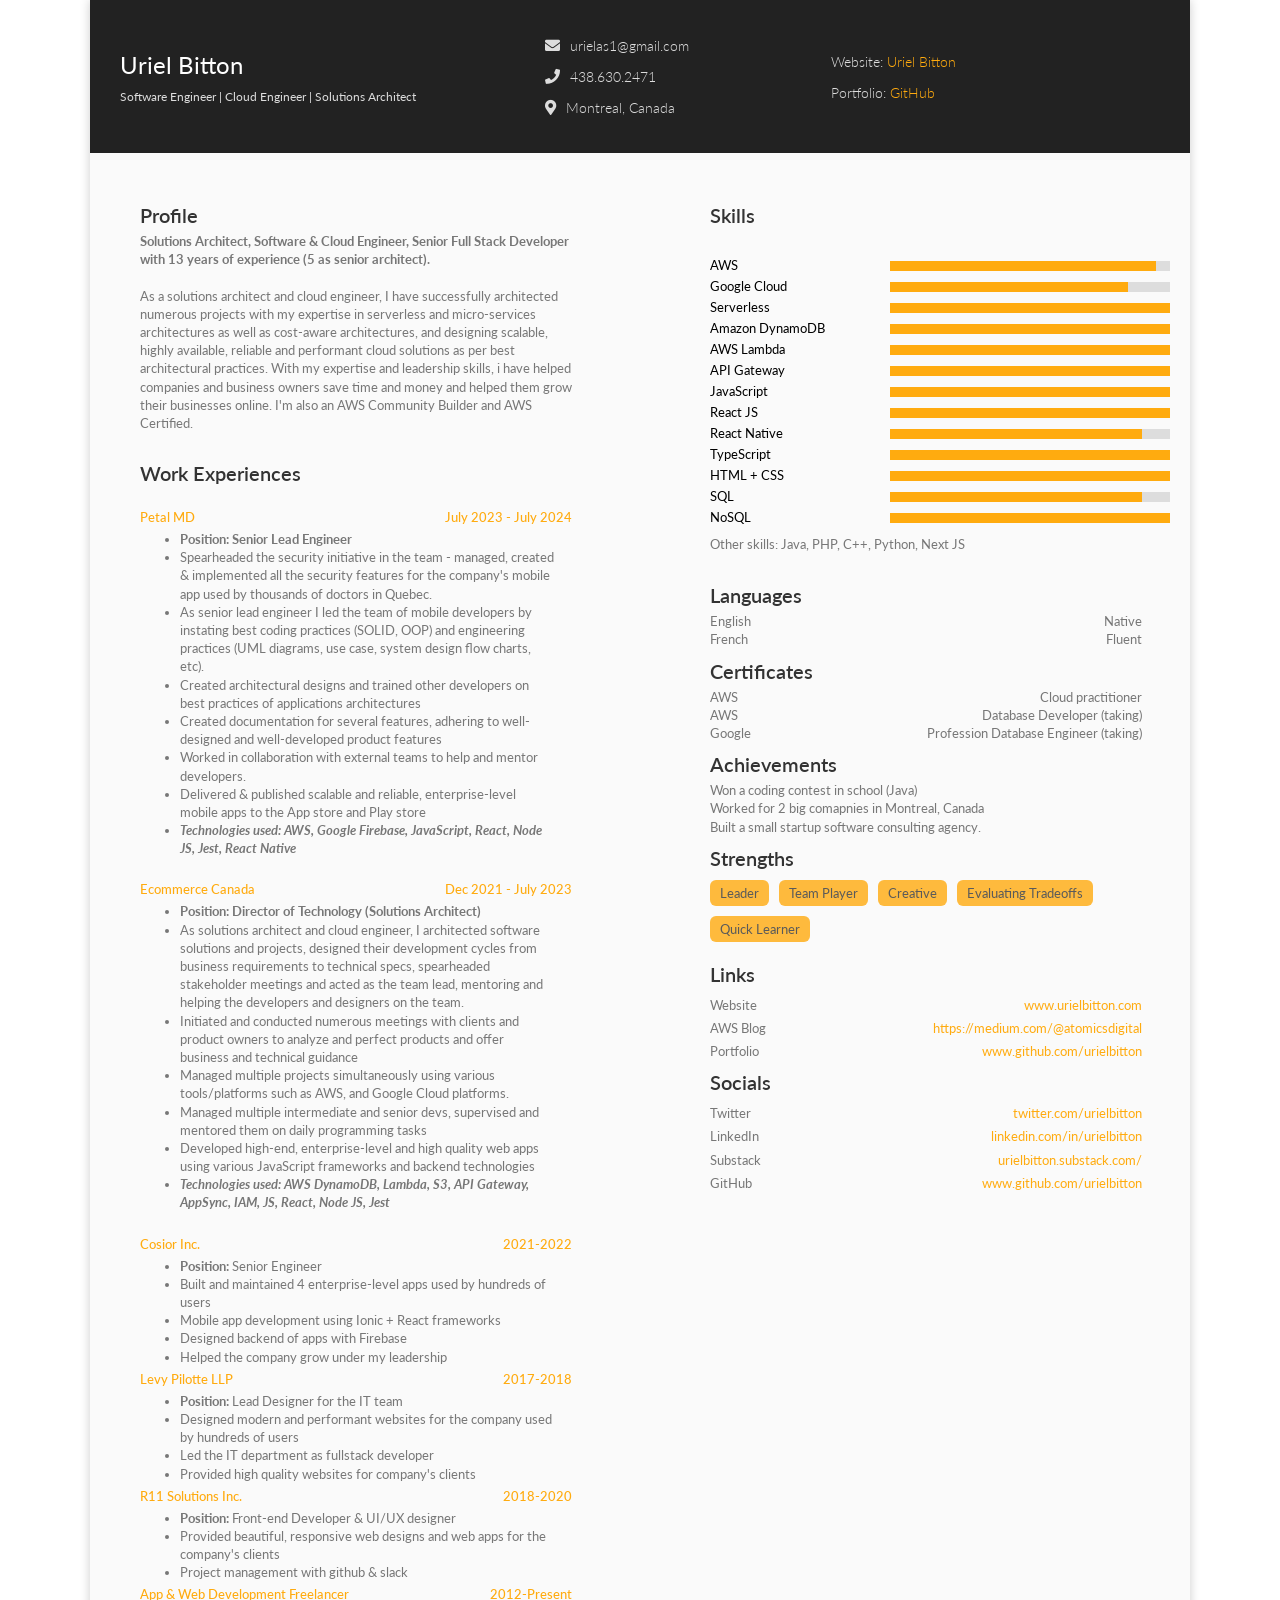
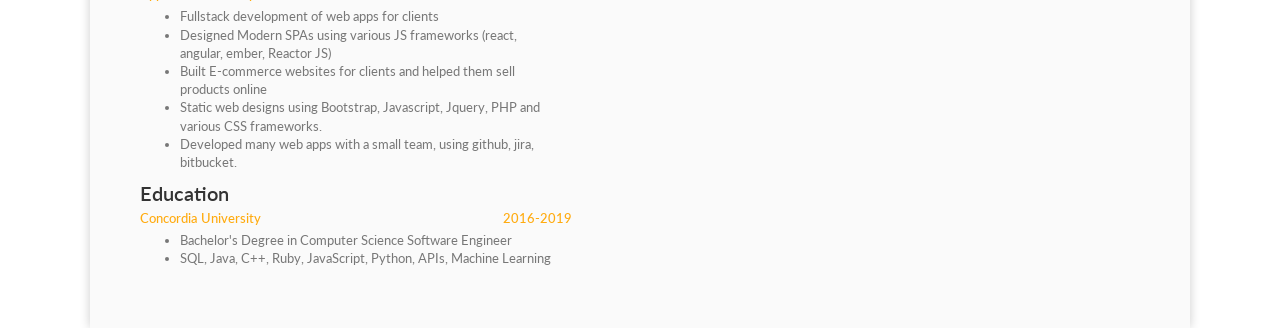
<file: index.html>
<!DOCTYPE html>
<html lang="">
  <head>
    <meta charset="utf-8" />
    <title>Uriel Bitton - Software Engineer Resume</title>
    <meta name="author" content="Your Name" />
    <meta name="description" content="Example description" />
    <meta name="viewport" content="width=device-width, initial-scale=1.0" />
    <link rel="stylesheet" href="styles.css" />
    <link rel="icon" type="image/x-icon" href="" />
    <link
      rel="stylesheet"
      href="https://use.fontawesome.com/releases/v5.6.3/css/all.css"
      integrity="sha384-UHRtZLI+pbxtHCWp1t77Bi1L4ZtiqrqD80Kn4Z8NTSRyMA2Fd33n5dQ8lWUE00s/"
      crossorigin="anonymous"
    />
    <link rel="preconnect" href="https://fonts.googleapis.com" />
    <link rel="preconnect" href="https://fonts.gstatic.com" crossorigin />
    <link
      href="https://fonts.googleapis.com/css2?family=Lato:wght@400;700;900&display=swap"
      rel="stylesheet"
    />
  </head>

  <body>
    <div class="grid">
      <nav>
        <h3>
          Uriel Bitton<small
            >Software Engineer | Cloud Engineer | Solutions Architect</small
          >
        </h3>
        <div>
          <h6><i class="fas fa-envelope"></i>urielas1@gmail.com</h6>
          <h6><i class="fas fa-phone"></i>438.630.2471</h6>
          <h6><i class="fas fa-map-marker-alt"></i>Montreal, Canada</h6>
        </div>
        <div>
          <h6>
            Website:
            <a href="https://linkedin.com/in/urielbitton" target="_blank"
              >Uriel Bitton</a
            >
          </h6>
          <h6>
            Portfolio:
            <a href="https://github.com/urielbitton" target="_blank">GitHub</a>
          </h6>
        </div>
      </nav>

      <div class="page">
        <div class="left">
          <div>
            <h4>Profile</h4>
            <p>
              <b
                >Solutions Architect, Software & Cloud Engineer, Senior Full
                Stack Developer with 13 years of experience (5 as senior
                architect).</b
              >
              <br /><br />As a solutions architect and cloud engineer, I have
              successfully architected numerous projects with my expertise in
              serverless and micro-services architectures as well as cost-aware
              architectures, and designing scalable, highly available, reliable
              and performant cloud solutions as per best architectural
              practices. With my expertise and leadership skills, i have helped
              companies and business owners save time and money and helped them
              grow their businesses online. I'm also an AWS Community Builder
              and AWS Certified.
            </p>
          </div>

          <div>
            <br />
            <h4>Work Experiences</h4>
            <br />
            <h5>Petal MD <span>July 2023 - July 2024</span></h5>
            <ul>
              <li><b>Position: Senior Lead Engineer</b></li>
              <li>
                Spearheaded the security initiative in the team - managed,
                created &amp; implemented all the security features for the
                company's mobile app used by thousands of doctors in Quebec.
              </li>
              <li>
                As senior lead engineer I led the team of mobile developers by
                instating best coding practices (SOLID, OOP) and engineering
                practices (UML diagrams, use case, system design flow charts,
                etc).
              </li>
              <li>
                Created architectural designs and trained other developers on
                best practices of applications architectures
              </li>
              <li>
                Created documentation for several features, adhering to
                well-designed and well-developed product features
              </li>
              <li>
                Worked in collaboration with external teams to help and mentor
                developers.
              </li>
              <li>
                Delivered &amp; published scalable and reliable,
                enterprise-level mobile apps to the App store and Play store
              </li>
              <li>
                <i
                  ><b
                    >Technologies used: AWS, Google Firebase, JavaScript, React,
                    Node JS, Jest, React Native</b
                  ></i
                >
              </li>
            </ul>
            <br />
            <h5>Ecommerce Canada <span>Dec 2021 - July 2023</span></h5>
            <ul>
              <li>
                <b>Position: Director of Technology (Solutions Architect)</b>
              </li>
              <li>
                As solutions architect and cloud engineer, I architected
                software solutions and projects, designed their development
                cycles from business requirements to technical specs,
                spearheaded stakeholder meetings and acted as the team lead,
                mentoring and helping the developers and designers on the team.
              </li>
              <li>
                Initiated and conducted numerous meetings with clients and
                product owners to analyze and perfect products and offer
                business and technical guidance
              </li>
              <li>
                Managed multiple projects simultaneously using various
                tools/platforms such as AWS, and Google Cloud platforms.
              </li>
              <li>
                Managed multiple intermediate and senior devs, supervised and
                mentored them on daily programming tasks
              </li>
              <li>
                Developed high-end, enterprise-level and high quality web apps
                using various JavaScript frameworks and backend technologies
              </li>
              <li>
                <i
                  ><b
                    >Technologies used: AWS DynamoDB, Lambda, S3, API Gateway,
                    AppSync, IAM, JS, React, Node JS, Jest</b
                  ></i
                >
              </li>
            </ul>
            <br />
            <h5>Cosior Inc. <span>2021-2022</span></h5>
            <ul>
              <li><b>Position:</b> Senior Engineer</li>
              <li>
                Built and maintained 4 enterprise-level apps used by hundreds of
                users
              </li>
              <li>Mobile app development using Ionic + React frameworks</li>
              <li>Designed backend of apps with Firebase</li>
              <li>Helped the company grow under my leadership</li>
            </ul>
            <h5>Levy Pilotte LLP <span>2017-2018</span></h5>
            <ul>
              <li><b>Position:</b> Lead Designer for the IT team</li>
              <li>
                Designed modern and performant websites for the company used by
                hundreds of users
              </li>
              <li>Led the IT department as fullstack developer</li>
              <li>Provided high quality websites for company's clients</li>
            </ul>
            <h5>R11 Solutions Inc.<span>2018-2020</span></h5>
            <ul>
              <li><b>Position:</b> Front-end Developer & UI/UX designer</li>
              <li>
                Provided beautiful, responsive web designs and web apps for the
                company's clients
              </li>
              <li>Project management with github & slack</li>
            </ul>
            <h5>App & Web Development Freelancer <span>2012-Present</span></h5>
            <ul>
              <li>Fullstack development of web apps for clients</li>
              <li>
                Designed Modern SPAs using various JS frameworks (react,
                angular, ember, Reactor JS)
              </li>
              <li>
                Built E-commerce websites for clients and helped them sell
                products online
              </li>
              <li>
                Static web designs using Bootstrap, Javascript, Jquery, PHP and
                various CSS frameworks.
              </li>
              <li>
                Developed many web apps with a small team, using github, jira,
                bitbucket.
              </li>
            </ul>
          </div>

          <div>
            <h4>Education</h4>
            <h5>Concordia University <span>2016-2019</span></h5>
            <ul>
              <li>Bachelor's Degree in Computer Science Software Engineer</li>
              <li>
                SQL, Java, C++, Ruby, JavaScript, Python, APIs, Machine Learning
              </li>
            </ul>
          </div>
        </div>

        <div class="right">
          <h4>Skills</h4>
          <div class="skillsdiv">
            <div>
              <span>AWS</span>
              <div class="skillbar s95"></div>
            </div>
            <div>
              <span>Google Cloud</span>
              <div class="skillbar s85"></div>
            </div>
            <div>
              <span>Serverless</span>
              <div class="skillbar s100"></div>
            </div>
            <div>
              <span>Amazon DynamoDB</span>
              <div class="skillbar s100"></div>
            </div>
            <div>
              <span>AWS Lambda</span>
              <div class="skillbar s100"></div>
            </div>
            <div>
              <span>API Gateway</span>
              <div class="skillbar s100"></div>
            </div>
            <div>
              <span>JavaScript</span>
              <div class="skillbar s100"></div>
            </div>
            <div>
              <span>React JS</span>
              <div class="skillbar s100"></div>
            </div>
            <div>
              <span>React Native</span>
              <div class="skillbar s90"></div>
            </div>
            <div>
              <span>TypeScript</span>
              <div class="skillbar s100"></div>
            </div>
            <div>
              <span>HTML + CSS</span>
              <div class="skillbar s100"></div>
            </div>
            <div>
              <span>SQL</span>
              <div class="skillbar s90"></div>
            </div>
            <div>
              <span>NoSQL</span>
              <div class="skillbar s100"></div>
            </div>
            <div class="clear"></div>
            <p>Other skills: Java, PHP, C++, Python, Next JS</p>
          </div>
          <div class="langs">
            <h4>Languages</h4>
            <p>English <span>Native</span></p>
            <p>French <span>Fluent</span></p>
          </div>

          <div class="achieve langs">
            <h4>Certificates</h4>
            <p>AWS <span>Cloud practitioner</span></p>
            <p>AWS <span>Database Developer (taking)</span></p>
            <p>Google <span>Profession Database Engineer (taking)</span></p>
          </div>

          <div class="achieve">
            <h4>Achievements</h4>
            <p>Won a coding contest in school (Java)</p>
            <p>Worked for 2 big comapnies in Montreal, Canada</p>
            <p>Built a small startup software consulting agency.</p>
          </div>

          <div class="strengths">
            <h4>Strengths</h4>
            <div>Leader</div>
            <div>Team Player</div>
            <div>Creative</div>
            <div>Evaluating Tradeoffs</div>
            <div>Quick Learner</div>
          </div>
          <div class="clear"></div>
          <div class="portfolio">
            <h4>Links</h4>
            <p>Website <span>www.urielbitton.com</span></p>
            <p>AWS Blog <span>https://medium.com/@atomicsdigital</span></p>
            <p>Portfolio <span>www.github.com/urielbitton</span></p>
          </div>

          <div class="socials">
            <h4>Socials</h4>
            <p>Twitter <span>twitter.com/urielbitton</span></p>
            <p>LinkedIn <span>linkedin.com/in/urielbitton</span></p>
            <p>Substack <span>urielbitton.substack.com/</span></p>
            <p>GitHub <span>www.github.com/urielbitton</span></p>
          </div>
        </div>
      </div>
    </div>
  </body>
</html>
</file>
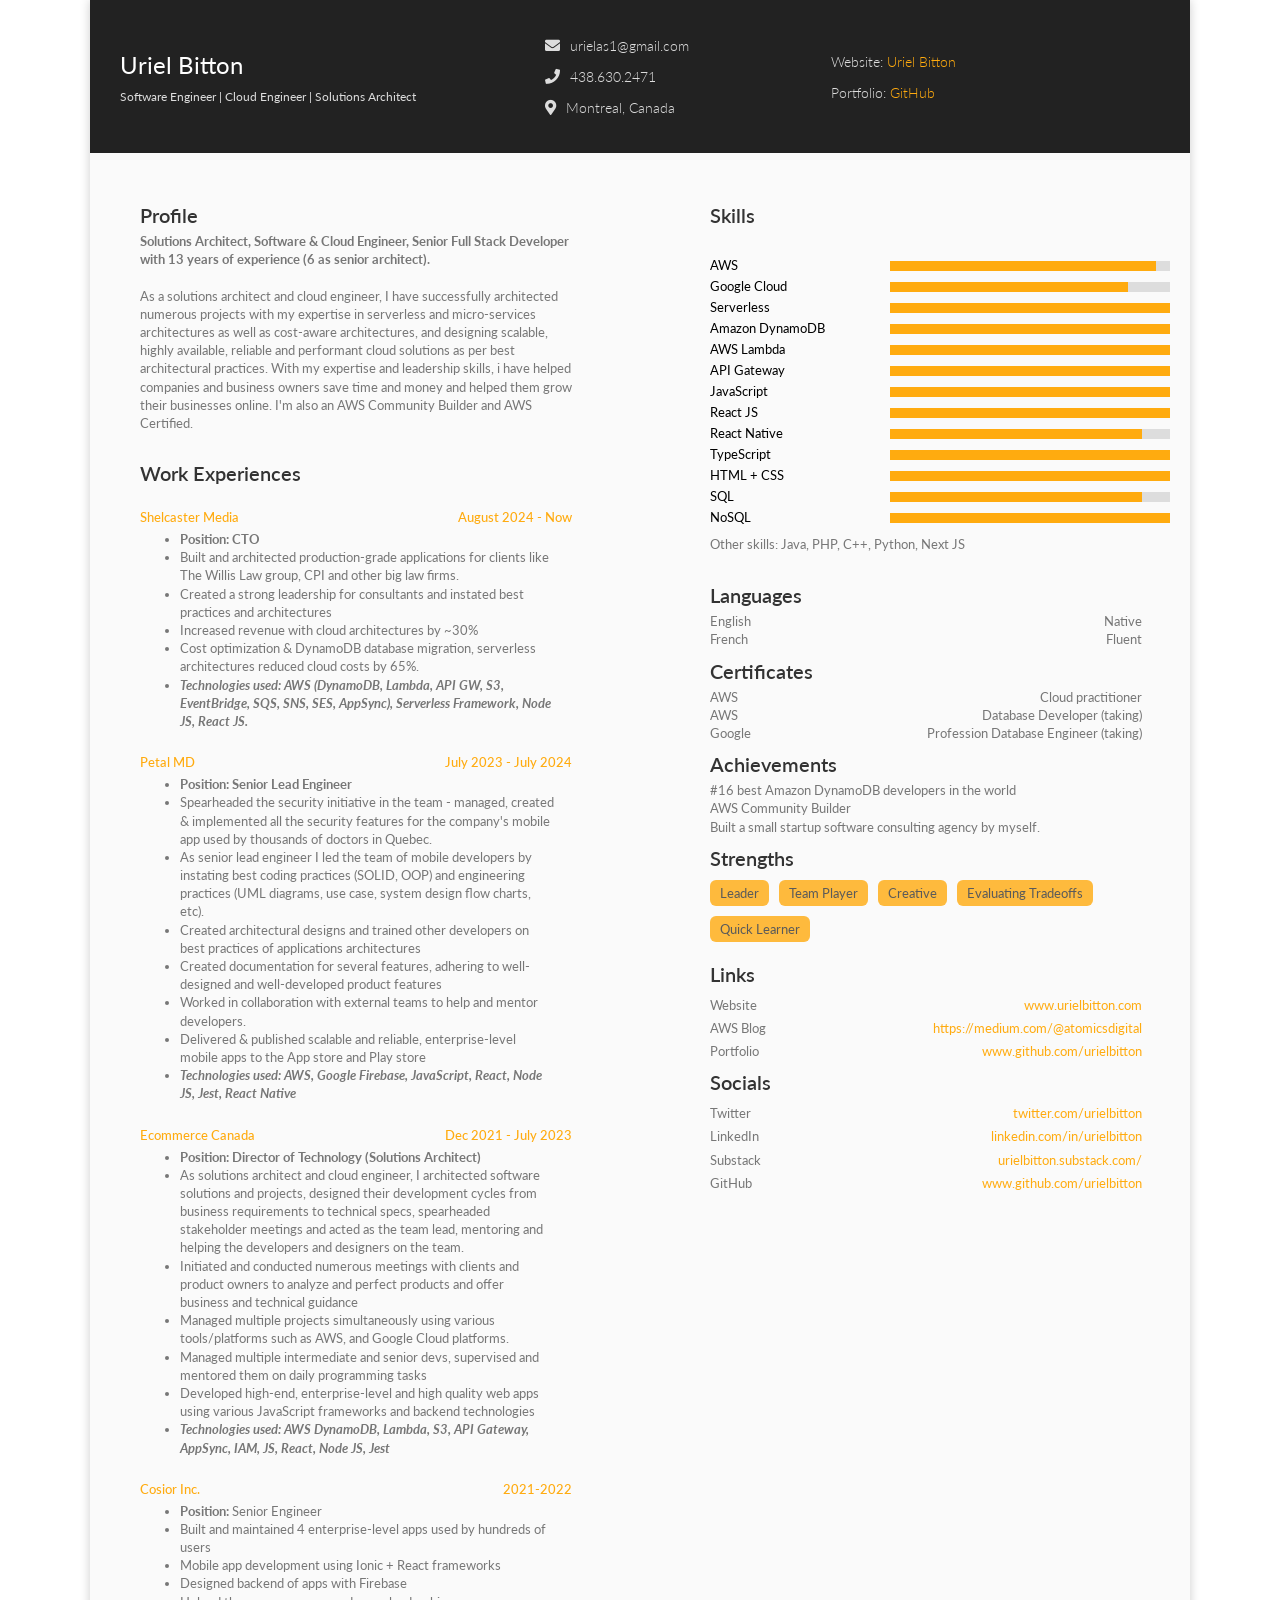
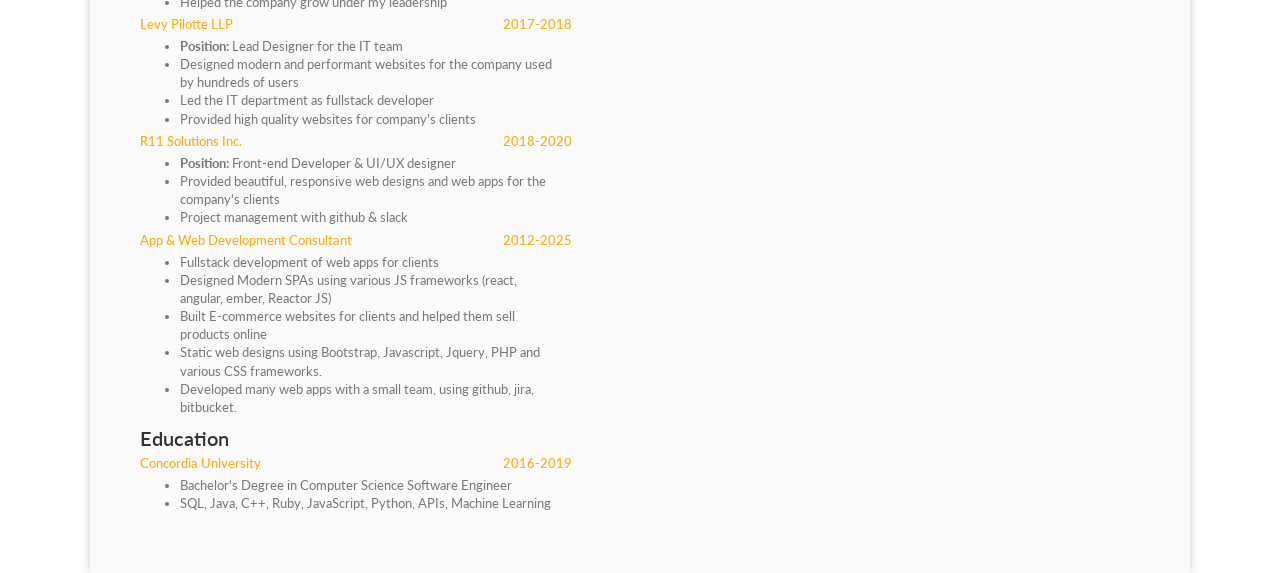
<file: resume.html>
<!DOCTYPE html>
<html lang="">
  <head>
    <meta charset="utf-8" />
    <title>Uriel Bitton - Software Engineer Resume</title>
    <meta name="author" content="Your Name" />
    <meta name="description" content="Example description" />
    <meta name="viewport" content="width=device-width, initial-scale=1.0" />
    <link rel="stylesheet" href="styles.css" />
    <link rel="icon" type="image/x-icon" href="" />
    <link
      rel="stylesheet"
      href="https://use.fontawesome.com/releases/v5.6.3/css/all.css"
      integrity="sha384-UHRtZLI+pbxtHCWp1t77Bi1L4ZtiqrqD80Kn4Z8NTSRyMA2Fd33n5dQ8lWUE00s/"
      crossorigin="anonymous"
    />
    <link rel="preconnect" href="https://fonts.googleapis.com" />
    <link rel="preconnect" href="https://fonts.gstatic.com" crossorigin />
    <link
      href="https://fonts.googleapis.com/css2?family=Lato:wght@400;700;900&display=swap"
      rel="stylesheet"
    />
    <style>
      html,
      body {
        margin: 0;
        padding: 0;
        font-family: Lato;
      }

      :root {
        --color: #ffab0f;
      }
      img {
        object-fit: cover;
      }
      a {
        text-decoration: none;
      }
      .grid {
        position: relative;
        width: 1100px;
        margin: auto;
        box-shadow: 0 0 10px rgba(0, 0, 0, 0.2);
      }
      .clear {
        clear: both;
      }
      * {
        box-sizing: border-box;
        margin: 0;
      }

      nav {
        position: relative;
        width: 100%;
        background: #222;
        display: inline-grid;
        grid-template-columns: auto auto auto auto;
        color: #fff;
        padding: 30px;
      }
      nav h3 {
        font-weight: 400;
        font-size: 24px;
        margin-top: 20px;
      }
      nav h3 small {
        color: #ddd;
        font-size: 12px;
        display: block;
        margin-top: 10px;
      }
      nav h6 {
        color: #ddd;
        font-size: 14px;
        font-weight: 300;
        padding: 7px 0;
        text-align: left;
      }
      nav h6 a {
        color: var(--color);
      }
      nav div {
        text-align: center;
        width: 200px;
        margin: auto;
      }
      nav h6 i {
        margin-right: 10px;
        font-size: 15px;
      }
      nav img {
        width: 110px;
        height: 110px;
        border-radius: 100%;
        background: #fff;
        margin: auto;
      }
      .page {
        position: relative;
        background: #fafafa;
        display: grid;
        grid-template-columns: 50% 50%;
        grid-column-gap: 50px;
        padding: 30px;
      }
      .page .left > div,
      .page .right > div {
        margin-bottom: 10px;
      }
      .page h4 {
        font-size: 20px;
        color: #333;
        font-weight: 600;
        margin-bottom: 5px;
      }
      .page h5 {
        color: var(--color);
        font-weight: 500;
        width: 90%;
      }
      .page h5 span {
        float: right;
      }
      .page p {
        font-size: 13px;
        color: #777;
        line-height: 1.4;
        width: 90%;
      }
      .page a {
        color: #7303fc;
      }
      .page a:hover {
        text-decoration: underline;
      }
      .page .left,
      .page .right {
        padding: 20px;
      }
      .page ul {
        margin: 5px 0;
      }
      .page ul li {
        font-size: 13px;
        color: #777;
        line-height: 1.4;
        width: 85%;
      }
      .skillsdiv {
        padding: 20px;
        padding-left: 0;
      }
      .skillsdiv > div {
        width: 100%;
        display: block;
        font-size: 13px;
        clear: both;
        padding: 5px 0;
      }
      .skillsdiv > div span {
        float: left;
        width: 140px;
      }
      .skillsdiv h5 {
        margin: 5px 0;
      }
      .skillsdiv .skillbar {
        position: relative;
        height: 10px;
        background: #ddd;
        float: right;
        margin-left: 10px;
        top: 4px;
        width: 280px;
      }
      .skillsdiv .skillbar::after {
        position: absolute;
        content: "";
        height: 100%;
        background: var(--color);
      }
      .s60::after {
        width: 60%;
      }
      .s65::after {
        width: 65%;
      }
      .s70::after {
        width: 70%;
      }
      .s75::after {
        width: 75%;
      }
      .s80::after {
        width: 80%;
      }
      .s85::after {
        width: 85%;
      }
      .s875::after {
        width: 87.5%;
      }
      .s90::after {
        width: 90%;
      }
      .s925::after {
        width: 92.5%;
      }
      .s95::after {
        width: 95%;
      }
      .s975::after {
        width: 97.5%;
      }
      .s100::after {
        width: 100%;
      }

      .langs span {
        position: relative;
        float: right;
      }
      .strengths > div {
        float: left;
        margin-right: 10px;
        margin-bottom: 10px;
        padding: 5px 10px;
        background: var(--color);
        color: #333;
        border-radius: 6px;
        font-size: 13px;
        opacity: 0.8;
      }
      .strengths h4 {
        margin-bottom: 10px;
      }
      .portfolio p,
      .socials p {
        margin: 5px 0;
      }
      .portfolio h4,
      .socials h4 {
        margin-bottom: 10px;
      }
      .portfolio p span,
      .socials p span {
        float: right;
        color: var(--color);
      }
    </style>
  </head>

  <body>
    <div class="grid">
      <nav>
        <h3>
          Uriel Bitton<small
            >Software Engineer | Cloud Engineer | Solutions Architect</small
          >
        </h3>
        <div>
          <h6><i class="fas fa-envelope"></i>urielas1@gmail.com</h6>
          <h6><i class="fas fa-phone"></i>438.630.2471</h6>
          <h6><i class="fas fa-map-marker-alt"></i>Montreal, Canada</h6>
        </div>
        <div>
          <h6>
            Website:
            <a href="https://linkedin.com/in/urielbitton" target="_blank"
              >Uriel Bitton</a
            >
          </h6>
          <h6>
            Portfolio:
            <a href="https://github.com/urielbitton" target="_blank">GitHub</a>
          </h6>
        </div>
      </nav>

      <div class="page">
        <div class="left">
          <div>
            <h4>Profile</h4>
            <p>
              <b
                >Solutions Architect, Software & Cloud Engineer, Senior Full
                Stack Developer with 13 years of experience (6 as senior
                architect).</b
              >
              <br /><br />As a solutions architect and cloud engineer, I have
              successfully architected numerous projects with my expertise in
              serverless and micro-services architectures as well as cost-aware
              architectures, and designing scalable, highly available, reliable
              and performant cloud solutions as per best architectural
              practices. With my expertise and leadership skills, i have helped
              companies and business owners save time and money and helped them
              grow their businesses online. I'm also an AWS Community Builder
              and AWS Certified.
            </p>
          </div>

          <div>
            <br />
            <h4>Work Experiences</h4>
            <br />
            <h5>Shelcaster Media <span>August 2024 - Now</span></h5>
            <ul>
              <li><b>Position: CTO</b></li>
              <li>
                Built and architected production-grade applications for clients
                like The Willis Law group, CPI and other big law firms.
              </li>
              <li>
                Created a strong leadership for consultants and instated best
                practices and architectures
              </li>
              <li>Increased revenue with cloud architectures by ~30%</li>
              <li>
                Cost optimization & DynamoDB database migration, serverless
                architectures reduced cloud costs by 65%.
              </li>
              <li>
                <i
                  ><b
                    >Technologies used: AWS (DynamoDB, Lambda, API GW, S3,
                    EventBridge, SQS, SNS, SES, AppSync), Serverless Framework,
                    Node JS, React JS.</b
                  ></i
                >
              </li>
            </ul>
            <br />
            <h5>Petal MD <span>July 2023 - July 2024</span></h5>
            <ul>
              <li><b>Position: Senior Lead Engineer</b></li>
              <li>
                Spearheaded the security initiative in the team - managed,
                created &amp; implemented all the security features for the
                company's mobile app used by thousands of doctors in Quebec.
              </li>
              <li>
                As senior lead engineer I led the team of mobile developers by
                instating best coding practices (SOLID, OOP) and engineering
                practices (UML diagrams, use case, system design flow charts,
                etc).
              </li>
              <li>
                Created architectural designs and trained other developers on
                best practices of applications architectures
              </li>
              <li>
                Created documentation for several features, adhering to
                well-designed and well-developed product features
              </li>
              <li>
                Worked in collaboration with external teams to help and mentor
                developers.
              </li>
              <li>
                Delivered &amp; published scalable and reliable,
                enterprise-level mobile apps to the App store and Play store
              </li>
              <li>
                <i
                  ><b
                    >Technologies used: AWS, Google Firebase, JavaScript, React,
                    Node JS, Jest, React Native</b
                  ></i
                >
              </li>
            </ul>
            <br />
            <h5>Ecommerce Canada <span>Dec 2021 - July 2023</span></h5>
            <ul>
              <li>
                <b>Position: Director of Technology (Solutions Architect)</b>
              </li>
              <li>
                As solutions architect and cloud engineer, I architected
                software solutions and projects, designed their development
                cycles from business requirements to technical specs,
                spearheaded stakeholder meetings and acted as the team lead,
                mentoring and helping the developers and designers on the team.
              </li>
              <li>
                Initiated and conducted numerous meetings with clients and
                product owners to analyze and perfect products and offer
                business and technical guidance
              </li>
              <li>
                Managed multiple projects simultaneously using various
                tools/platforms such as AWS, and Google Cloud platforms.
              </li>
              <li>
                Managed multiple intermediate and senior devs, supervised and
                mentored them on daily programming tasks
              </li>
              <li>
                Developed high-end, enterprise-level and high quality web apps
                using various JavaScript frameworks and backend technologies
              </li>
              <li>
                <i
                  ><b
                    >Technologies used: AWS DynamoDB, Lambda, S3, API Gateway,
                    AppSync, IAM, JS, React, Node JS, Jest</b
                  ></i
                >
              </li>
            </ul>
            <br />
            <h5>Cosior Inc. <span>2021-2022</span></h5>
            <ul>
              <li><b>Position:</b> Senior Engineer</li>
              <li>
                Built and maintained 4 enterprise-level apps used by hundreds of
                users
              </li>
              <li>Mobile app development using Ionic + React frameworks</li>
              <li>Designed backend of apps with Firebase</li>
              <li>Helped the company grow under my leadership</li>
            </ul>
            <h5>Levy Pilotte LLP <span>2017-2018</span></h5>
            <ul>
              <li><b>Position:</b> Lead Designer for the IT team</li>
              <li>
                Designed modern and performant websites for the company used by
                hundreds of users
              </li>
              <li>Led the IT department as fullstack developer</li>
              <li>Provided high quality websites for company's clients</li>
            </ul>
            <h5>R11 Solutions Inc.<span>2018-2020</span></h5>
            <ul>
              <li><b>Position:</b> Front-end Developer & UI/UX designer</li>
              <li>
                Provided beautiful, responsive web designs and web apps for the
                company's clients
              </li>
              <li>Project management with github & slack</li>
            </ul>
            <h5>App & Web Development Consultant <span>2012-2025</span></h5>
            <ul>
              <li>Fullstack development of web apps for clients</li>
              <li>
                Designed Modern SPAs using various JS frameworks (react,
                angular, ember, Reactor JS)
              </li>
              <li>
                Built E-commerce websites for clients and helped them sell
                products online
              </li>
              <li>
                Static web designs using Bootstrap, Javascript, Jquery, PHP and
                various CSS frameworks.
              </li>
              <li>
                Developed many web apps with a small team, using github, jira,
                bitbucket.
              </li>
            </ul>
          </div>

          <div>
            <h4>Education</h4>
            <h5>Concordia University <span>2016-2019</span></h5>
            <ul>
              <li>Bachelor's Degree in Computer Science Software Engineer</li>
              <li>
                SQL, Java, C++, Ruby, JavaScript, Python, APIs, Machine Learning
              </li>
            </ul>
          </div>
        </div>

        <div class="right">
          <h4>Skills</h4>
          <div class="skillsdiv">
            <div>
              <span>AWS</span>
              <div class="skillbar s95"></div>
            </div>
            <div>
              <span>Google Cloud</span>
              <div class="skillbar s85"></div>
            </div>
            <div>
              <span>Serverless</span>
              <div class="skillbar s100"></div>
            </div>
            <div>
              <span>Amazon DynamoDB</span>
              <div class="skillbar s100"></div>
            </div>
            <div>
              <span>AWS Lambda</span>
              <div class="skillbar s100"></div>
            </div>
            <div>
              <span>API Gateway</span>
              <div class="skillbar s100"></div>
            </div>
            <div>
              <span>JavaScript</span>
              <div class="skillbar s100"></div>
            </div>
            <div>
              <span>React JS</span>
              <div class="skillbar s100"></div>
            </div>
            <div>
              <span>React Native</span>
              <div class="skillbar s90"></div>
            </div>
            <div>
              <span>TypeScript</span>
              <div class="skillbar s100"></div>
            </div>
            <div>
              <span>HTML + CSS</span>
              <div class="skillbar s100"></div>
            </div>
            <div>
              <span>SQL</span>
              <div class="skillbar s90"></div>
            </div>
            <div>
              <span>NoSQL</span>
              <div class="skillbar s100"></div>
            </div>
            <div class="clear"></div>
            <p>Other skills: Java, PHP, C++, Python, Next JS</p>
          </div>
          <div class="langs">
            <h4>Languages</h4>
            <p>English <span>Native</span></p>
            <p>French <span>Fluent</span></p>
          </div>

          <div class="achieve langs">
            <h4>Certificates</h4>
            <p>AWS <span>Cloud practitioner</span></p>
            <p>AWS <span>Database Developer (taking)</span></p>
            <p>Google <span>Profession Database Engineer (taking)</span></p>
          </div>

          <div class="achieve">
            <h4>Achievements</h4>
            <p>#16 best Amazon DynamoDB developers in the world</p>
            <p>AWS Community Builder</p>
            <p>Built a small startup software consulting agency by myself.</p>
          </div>

          <div class="strengths">
            <h4>Strengths</h4>
            <div>Leader</div>
            <div>Team Player</div>
            <div>Creative</div>
            <div>Evaluating Tradeoffs</div>
            <div>Quick Learner</div>
          </div>
          <div class="clear"></div>
          <div class="portfolio">
            <h4>Links</h4>
            <p>Website <span>www.urielbitton.com</span></p>
            <p>AWS Blog <span>https://medium.com/@atomicsdigital</span></p>
            <p>Portfolio <span>www.github.com/urielbitton</span></p>
          </div>

          <div class="socials">
            <h4>Socials</h4>
            <p>Twitter <span>twitter.com/urielbitton</span></p>
            <p>LinkedIn <span>linkedin.com/in/urielbitton</span></p>
            <p>Substack <span>urielbitton.substack.com/</span></p>
            <p>GitHub <span>www.github.com/urielbitton</span></p>
          </div>
        </div>
      </div>
    </div>
  </body>
</html>
</file>
<file: styles.css>
html, body {
  margin: 0;
  padding: 0;
  font-family: Lato;
}

:root {
  --color: #ffab0f;
}
img {
  object-fit: cover;
}
a {
  text-decoration: none;
}
.grid {
  position: relative;
  width: 1100px;
  margin: auto;
  box-shadow: 0 0 10px rgba(0,0,0,0.2);
}
.clear {
  clear: both;
}
* {
  box-sizing: border-box;
  margin: 0;
}

nav {
  position: relative;
  width: 100%;
  background: #222;
  display: inline-grid;
  grid-template-columns: auto auto auto auto;
  color: #fff;
  padding: 30px;
}
nav h3 {
  font-weight: 400;
  font-size: 24px;
  margin-top: 20px;
}
nav h3 small {
  color: #ddd;
  font-size: 12px;
  display: block;
  margin-top: 10px;
}
nav h6 {
  color: #ddd;
  font-size: 14px;
  font-weight: 300;
  padding: 7px 0;
  text-align: left;
}
nav h6 a {
  color: var(--color);
}
nav div {
  text-align: center;
  width: 200px;
  margin: auto;
}
nav h6 i {
  margin-right: 10px;
  font-size: 15px;
}
nav img {
  width: 110px;
  height: 110px;
  border-radius: 100%;
  background: #fff;
  margin: auto;
}
.page {
  position: relative;
  background: #fafafa;
  display: grid;
  grid-template-columns: 50% 50%;
  grid-column-gap: 50px;
  padding: 30px;
}
.page .left > div, .page .right > div {
  margin-bottom: 10px;
}
.page h4 {
  font-size: 20px;
  color: #333;
  font-weight: 600;
  margin-bottom: 5px;
}
.page h5 {
  color: var(--color);
  font-weight: 500;
  width: 90%;
}
.page h5 span {
  float: right;
}
.page p {
  font-size: 13px;
  color: #777;
  line-height: 1.4;
  width: 90%;
}
.page a {
  color: #7303fc
}
.page a:hover {
  text-decoration: underline;
}
.page .left, .page .right {
  padding: 20px;
}
.page ul {
  margin: 5px 0;
}
.page ul li {
  font-size: 13px;
  color: #777;
  line-height: 1.4;
  width: 85%;
}
.skillsdiv {
  padding: 20px;
  padding-left: 0;
}
.skillsdiv > div {
  width: 100%;
  display: block;
  font-size: 13px;
  clear: both;
  padding: 5px 0;
}
.skillsdiv > div span {
  float: left;
  width: 140px;
}
.skillsdiv h5 {
  margin: 5px 0;
}
.skillsdiv .skillbar {
  position: relative;
  height: 10px;
  background: #ddd;
  float: right;
  margin-left: 10px;
  top: 4px;
  width: 280px;
}
.skillsdiv .skillbar::after {
  position: absolute;
  content: '';
  height: 100%;
  background: var(--color);
}
.s60::after {width: 60%;}
.s65::after {width: 65%;}
.s70::after {width: 70%;}
.s75::after {width: 75%;}
.s80::after {width: 80%;}
.s85::after {width: 85%;}
.s875::after {width: 87.5%;}
.s90::after {width: 90%;}
.s925::after {width: 92.5%;}
.s95::after {width: 95%;}
.s975::after {width: 97.5%;}
.s100::after {width: 100%;}


.langs span {
  position: relative;
  float: right;
}
.strengths > div {
  float: left;
  margin-right: 10px;
  margin-bottom: 10px;
  padding: 5px 10px;
  background: var(--color);
  color: #333;
  border-radius: 6px;
  font-size: 13px;
  opacity: 0.8;
}
.strengths h4 {
  margin-bottom: 10px;
}
.portfolio p, .socials p {
  margin: 5px 0;
}
.portfolio h4, .socials h4 {
  margin-bottom: 10px;
}
.portfolio p span, .socials p span {
  float: right;
  color: var(--color);
}
</file>
